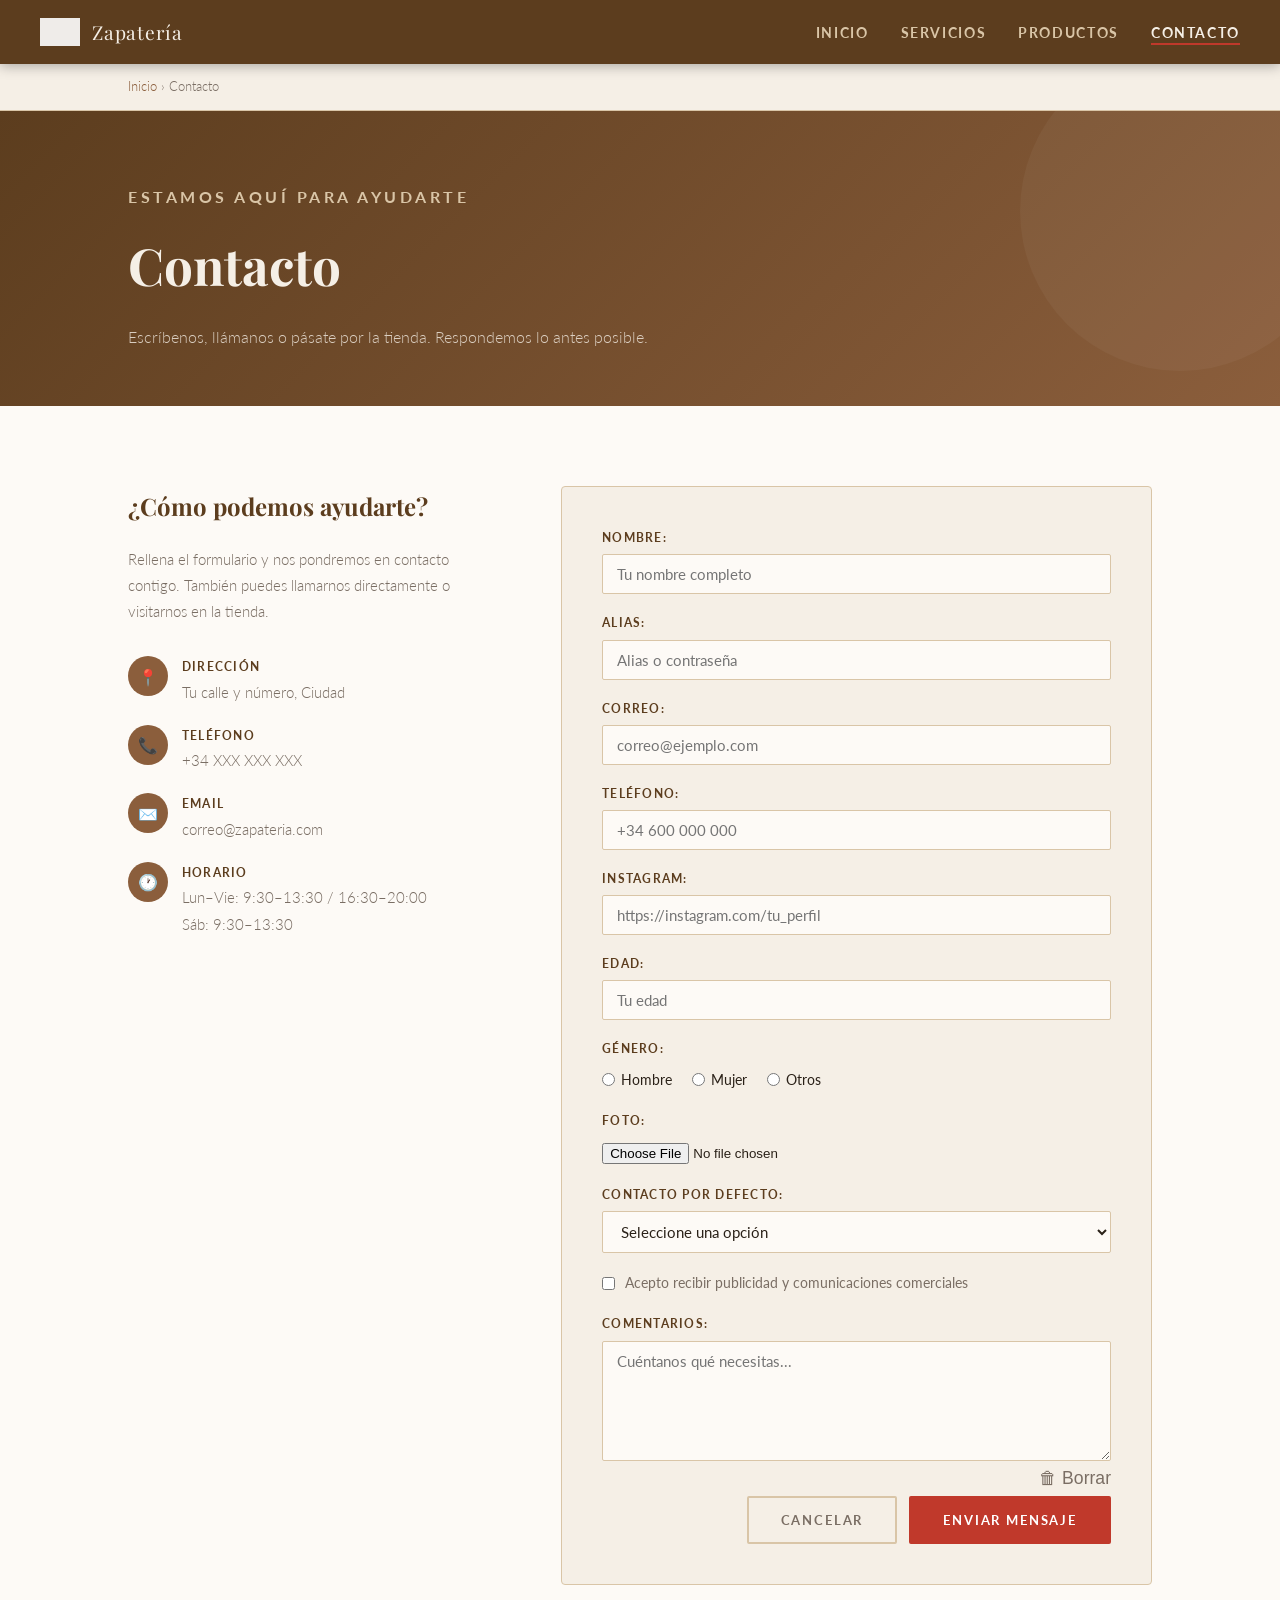
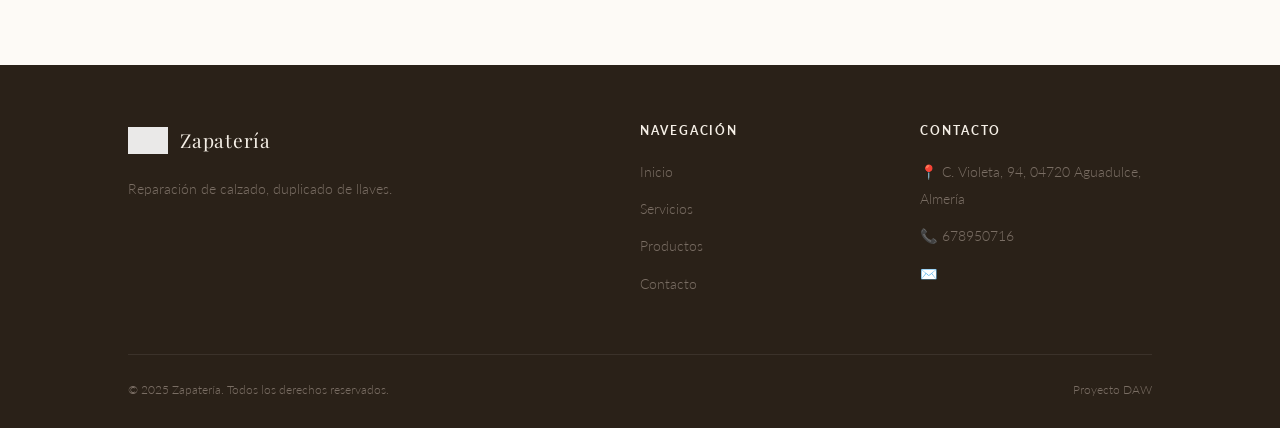
<file: proyecto-zapateria/contacto.html>
<!DOCTYPE html>
<html lang="es">
<head>
  <meta charset="UTF-8">
  <meta name="viewport" content="width=device-width, initial-scale=1.0">
  <title>Zapatería — Contacto</title>
  <link rel="stylesheet" href="style.css">
</head>
<body>

<nav>
  <div class="nav-logo">
    <img src="img/logo.png" alt="Logo">
    <span>Zapatería</span>
  </div>
  <ul class="nav-links">
    <li><a href="index.html">Inicio</a></li>
    <li><a href="servicios.html">Servicios</a></li>
    <li><a href="productos.html">Productos</a></li>
    <li><a href="contacto.html" class="active">Contacto</a></li>
  </ul>
</nav>

<div class="breadcrumb">
  <a href="index.html">Inicio</a> &rsaquo; Contacto
</div>

<div class="page-header">
  <p class="section-label">Estamos aquí para ayudarte</p>
  <h1>Contacto</h1>
  <p>Escríbenos, llámanos o pásate por la tienda. Respondemos lo antes posible.</p>
</div>

<section>
  <div class="contact-grid">

    <!-- INFO -->
    <div class="contact-info">
      <h3>¿Cómo podemos ayudarte?</h3>
      <p>Rellena el formulario y nos pondremos en contacto contigo. También puedes llamarnos directamente o visitarnos en la tienda.</p>

      <div class="info-item">
        <div class="info-icon">📍</div>
        <div>
          <strong>Dirección</strong>
          <span>Tu calle y número, Ciudad</span>
        </div>
      </div>
      <div class="info-item">
        <div class="info-icon">📞</div>
        <div>
          <strong>Teléfono</strong>
          <span>+34 XXX XXX XXX</span>
        </div>
      </div>
      <div class="info-item">
        <div class="info-icon">✉️</div>
        <div>
          <strong>Email</strong>
          <span>correo@zapateria.com</span>
        </div>
      </div>
      <div class="info-item">
        <div class="info-icon">🕐</div>
        <div>
          <strong>Horario</strong>
          <span>Lun–Vie: 9:30–13:30 / 16:30–20:00<br>Sáb: 9:30–13:30</span>
        </div>
      </div>
    </div>

  
    <div class="form-card">
      <form id="form">

        <label>Nombre:</label>
        <input type="text" maxlength="50" required placeholder="Tu nombre completo">

        <label>Alias:</label>
        <input type="password" placeholder="Alias o contraseña">

        <label>Correo:</label>
        <input type="email" id="correo" placeholder="correo@ejemplo.com">

        <label>Teléfono:</label>
        <input type="tel" id="telefono" placeholder="+34 600 000 000">

        <label>Instagram:</label>
        <input type="url" id="instagram" placeholder="https://instagram.com/tu_perfil">

        <label>Edad:</label>
        <input type="number" min="0" max="110" required placeholder="Tu edad">

        <label>Género:</label>
        <div class="radio-group">
          <label><input type="radio" name="genero" value="Hombre" required> Hombre</label>
          <label><input type="radio" name="genero" value="Mujer"> Mujer</label>
          <label><input type="radio" name="genero" value="Otros"> Otros</label>
        </div>

        <label style="margin-top:18px;">Foto:</label>
        <input type="file" style="margin-top:6px;">

        <label>Contacto por defecto:</label>
        <select id="contacto" required>
          <option value="">Seleccione una opción</option>
        </select>

        <div class="checkbox-row">
          <input type="checkbox" required id="publi">
          <label for="publi" style="margin:0; text-transform:none; letter-spacing:0; font-weight:400; font-size:0.9rem; color:var(--gris);">Acepto recibir publicidad y comunicaciones comerciales</label>
        </div>

        <label>Comentarios:</label>
        <textarea id="comentarios" maxlength="1000" placeholder="Cuéntanos qué necesitas..."></textarea>
        <button type="button" class="trash-btn" onclick="borrar()" title="Borrar comentarios">🗑 Borrar</button>

        <input type="hidden" id="hora">

        <div class="form-btns">
          <input type="reset" value="Cancelar" class="btn btn-outline" style="color:var(--gris); border-color:var(--arena); cursor:pointer;">
          <input type="submit" value="Enviar mensaje" class="btn btn-primary" style="cursor:pointer;">
        </div>

      </form>
    </div>

  </div>
</section>

<!-- FOOTER -->
<footer>
  <div class="footer-grid">
    <div class="footer-brand">
      <div class="nav-logo">
        <img src="img/logo.png" alt="Logo">
        <span>Zapatería</span>
      </div>
      <p>Reparación de calzado, duplicado de llaves.</p>
    </div>
    <div>
      <h4>Navegación</h4>
      <ul>
        <li><a href="index.html">Inicio</a></li>
        <li><a href="servicios.html">Servicios</a></li>
        <li><a href="productos.html">Productos</a></li>
        <li><a href="contacto.html">Contacto</a></li>
      </ul>
    </div>
    <div>
      <h4>Contacto</h4>
      <ul>
        <li><a href="#">📍 C. Violeta, 94, 04720 Aguadulce, Almería</a></li>
        <li><a href="#">📞 678950716</a></li>
        <li><a href="#">✉️ </a></li>
      </ul>
    </div>
  </div>
  <div class="footer-bottom">
    <span>© 2025 Zapatería. Todos los derechos reservados.</span>
    <span>Proyecto DAW</span>
  </div>
</footer>

<script src="script.js"></script>
</body>
</html>
</file>
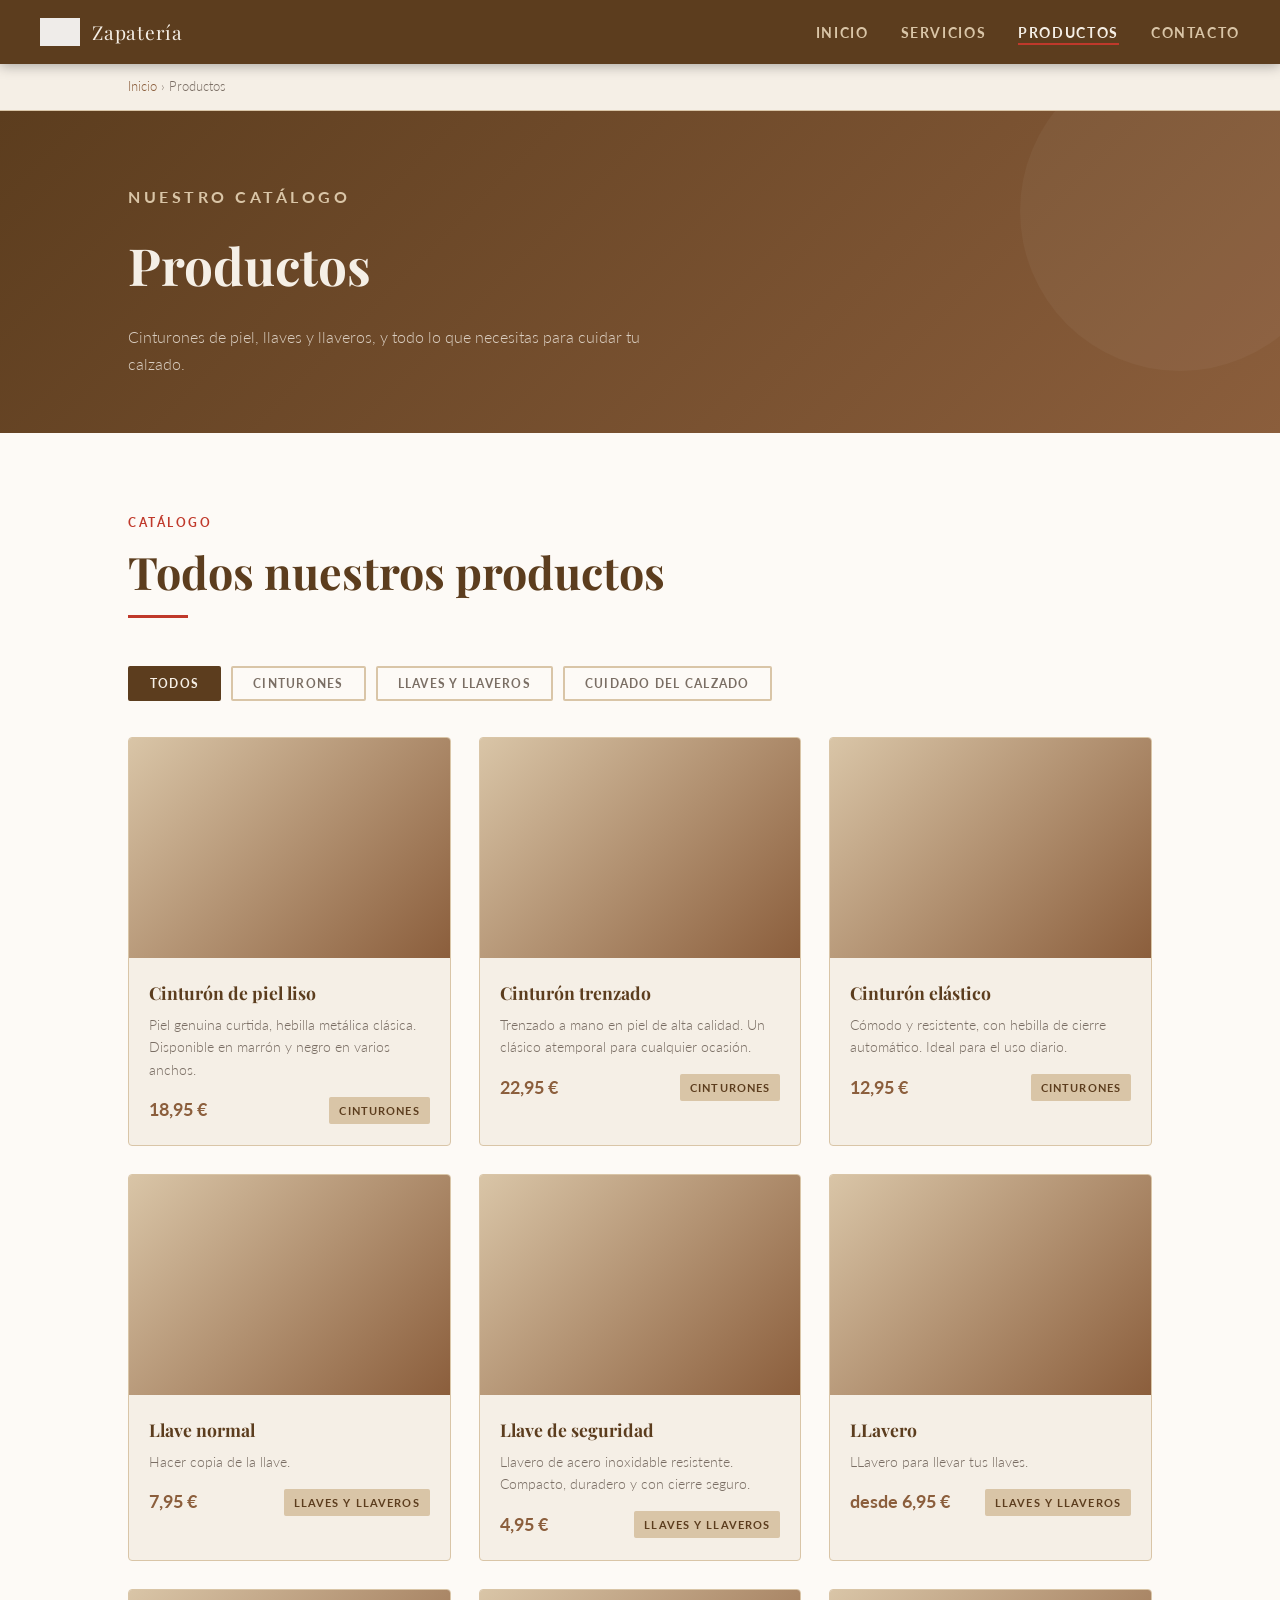
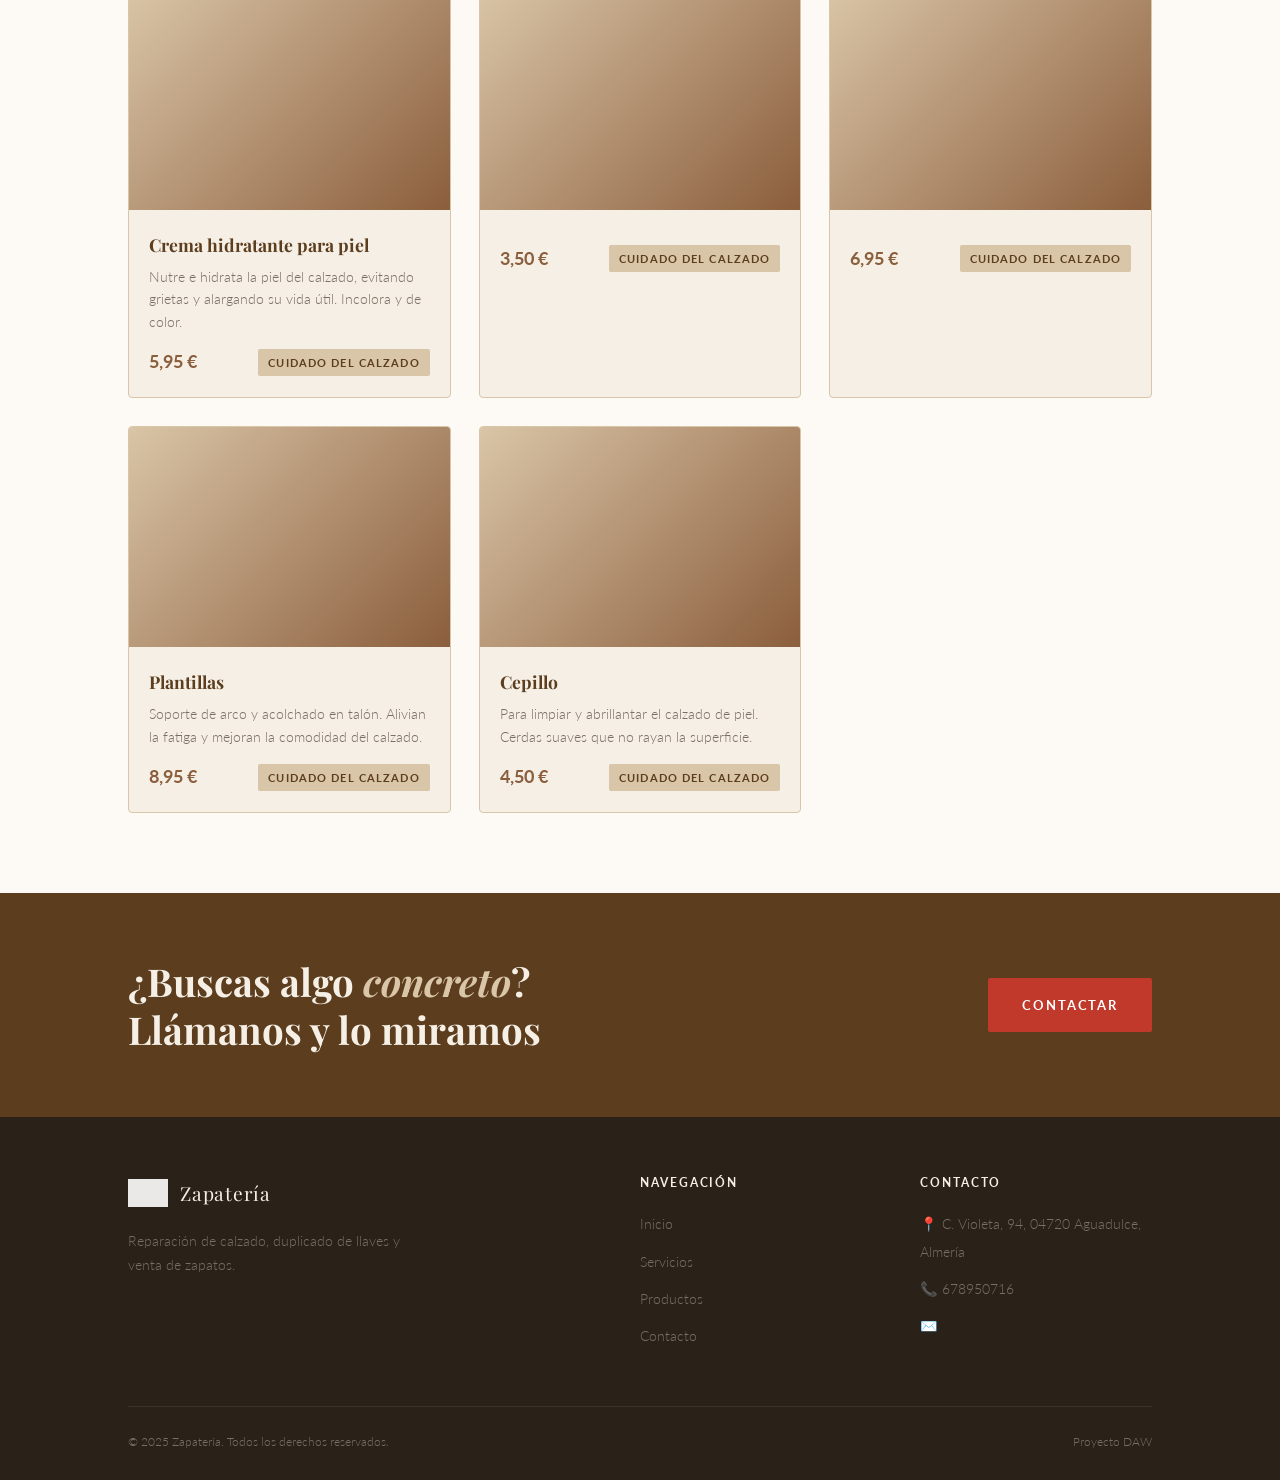
<file: proyecto-zapateria/productos.html>
<!DOCTYPE html>
<html lang="es">
<head>
  <meta charset="UTF-8">
  <meta name="viewport" content="width=device-width, initial-scale=1.0">
  <title>Zapatería — Productos</title>
  <link rel="stylesheet" href="style.css">
  <style>
    .filter-bar {
      display: flex; gap: 10px; flex-wrap: wrap; margin-bottom: 36px;
    }
    .filter-btn {
      padding: 8px 20px;
      border: 2px solid var(--arena);
      background: none;
      border-radius: 2px;
      font-family: 'Lato', sans-serif;
      font-size: 0.78rem;
      font-weight: 700;
      letter-spacing: 0.1em;
      text-transform: uppercase;
      color: var(--gris);
      cursor: pointer;
      transition: all 0.2s;
    }
    .filter-btn:hover, .filter-btn.active {
      background: var(--cuero-osc);
      border-color: var(--cuero-osc);
      color: var(--crema);
    }
    .product-card {
      background: var(--crema);
      border: 1px solid var(--arena);
      border-radius: 4px;
      overflow: hidden;
      transition: transform 0.25s, box-shadow 0.25s;
    }
    .product-card:hover {
      transform: translateY(-6px);
      box-shadow: 0 16px 40px rgba(92,61,30,0.15);
    }
    .product-card .card-img-placeholder {
      height: 220px; font-size: 3.5rem;
    }
    .product-card .card-body { padding: 20px; }
    .product-card h3 {
      font-family: 'Playfair Display', serif;
      font-size: 1.1rem; color: var(--cuero-osc); margin-bottom: 6px;
    }
    .product-card p { font-size: 0.88rem; color: var(--gris); }
    .product-meta {
      display: flex; justify-content: space-between; align-items: center; margin-top: 14px;
    }
    .product-price {
      font-weight: 700; font-size: 1.1rem; color: var(--cuero);
    }
    .product-tag {
      font-size: 0.7rem; font-weight: 700; letter-spacing: 0.1em;
      text-transform: uppercase; padding: 4px 10px;
      background: var(--arena); color: var(--cuero-osc); border-radius: 2px;
    }
    .hidden { display: none; }
  </style>
</head>
<body>

<!--nav -->
<nav>
  <div class="nav-logo">
    <img src="img/logo.png" alt="Logo">
    <span>Zapatería</span>
  </div>
  <ul class="nav-links">
    <li><a href="index.html">Inicio</a></li>
    <li><a href="servicios.html">Servicios</a></li>
    <li><a href="productos.html" class="active">Productos</a></li>
    <li><a href="contacto.html">Contacto</a></li>
  </ul>
</nav>

<div class="breadcrumb">
  <a href="index.html">Inicio</a> &rsaquo; Productos
</div>

<!--header pagina -->
<div class="page-header">
  <p class="section-label">Nuestro catálogo</p>
  <h1>Productos</h1>
  <p>Cinturones de piel, llaves y llaveros, y todo lo que necesitas para cuidar tu calzado.</p>
</div>

<!--productos -->
<section>
  <p class="section-label">Catálogo</p>
  <h2 class="section-title">Todos nuestros productos</h2>
  <div class="divider"></div>

  <!--filtros -->
  <div class="filter-bar">
    <button class="filter-btn active" onclick="filtrar('todos', this)">Todos</button>
    <button class="filter-btn" onclick="filtrar('cinturones', this)">Cinturones</button>
    <button class="filter-btn" onclick="filtrar('llaves', this)">Llaves y llaveros</button>
    <button class="filter-btn" onclick="filtrar('tratamiento', this)">Cuidado del calzado</button>
  </div>

  <!-- GRID -->
  <div class="cards-grid" id="productos-grid">

    <!-- CINTURONES -->
    <div class="product-card" data-cat="cinturones">
      <div class="card-img-placeholder"></div>
      <div class="card-body">
        <h3>Cinturón de piel liso</h3>
        <p>Piel genuina curtida, hebilla metálica clásica. Disponible en marrón y negro en varios anchos.</p>
        <div class="product-meta">
          <span class="product-price">18,95 €</span>
          <span class="product-tag">Cinturones</span>
        </div>
      </div>
    </div>

    <div class="product-card" data-cat="cinturones">
      <div class="card-img-placeholder"></div>
      <div class="card-body">
        <h3>Cinturón trenzado</h3>
        <p>Trenzado a mano en piel de alta calidad. Un clásico atemporal para cualquier ocasión.</p>
        <div class="product-meta">
          <span class="product-price">22,95 €</span>
          <span class="product-tag">Cinturones</span>
        </div>
      </div>
    </div>

    <div class="product-card" data-cat="cinturones">
      <div class="card-img-placeholder"></div>
      <div class="card-body">
        <h3>Cinturón elástico</h3>
        <p>Cómodo y resistente, con hebilla de cierre automático. Ideal para el uso diario.</p>
        <div class="product-meta">
          <span class="product-price">12,95 €</span>
          <span class="product-tag">Cinturones</span>
        </div>
      </div>
    </div>

    <!-- llaves -->
    <div class="product-card" data-cat="llaves">
      <div class="card-img-placeholder"></div>
      <div class="card-body">
        <h3>Llave normal</h3>
        <p>Hacer copia de la llave.</p>
        <div class="product-meta">
          <span class="product-price">7,95 €</span>
          <span class="product-tag">Llaves y llaveros</span>
        </div>
      </div>
    </div>

    <div class="product-card" data-cat="llaves">
      <div class="card-img-placeholder"></div>
      <div class="card-body">
        <h3>Llave de seguridad</h3>
        <p>Llavero de acero inoxidable resistente. Compacto, duradero y con cierre seguro.</p>
        <div class="product-meta">
          <span class="product-price">4,95 €</span>
          <span class="product-tag">Llaves y llaveros</span>
        </div>
      </div>
    </div>

    <div class="product-card" data-cat="llaves">
      <div class="card-img-placeholder"></div>
      <div class="card-body">
        <h3>LLavero</h3>
        <p>LLavero para llevar tus llaves.</p>
        <div class="product-meta">
          <span class="product-price">desde 6,95 €</span>
          <span class="product-tag">Llaves y llaveros</span>
        </div>
      </div>
    </div>

    <!-- cuidado del calzado -->
    <div class="product-card" data-cat="tratamiento">
      <div class="card-img-placeholder"></div>
      <div class="card-body">
        <h3>Crema hidratante para piel</h3>
        <p>Nutre e hidrata la piel del calzado, evitando grietas y alargando su vida útil. Incolora y de color.</p>
        <div class="product-meta">
          <span class="product-price">5,95 €</span>
          <span class="product-tag">Cuidado del calzado</span>
        </div>
      </div>
    </div>

    <div class="product-card" data-cat="tratamiento">
      <div class="card-img-placeholder"></div>
      <div class="card-body">
        <h3></h3>
        <p></p>
        <div class="product-meta">
          <span class="product-price">3,50 €</span>
          <span class="product-tag">Cuidado del calzado</span>
        </div>
      </div>
    </div>

    <div class="product-card" data-cat="tratamiento">
      <div class="card-img-placeholder"></div>
      <div class="card-body">
        <h3></h3>
        <p></p>
        <div class="product-meta">
          <span class="product-price">6,95 €</span>
          <span class="product-tag">Cuidado del calzado</span>
        </div>
      </div>
    </div>

    <div class="product-card" data-cat="tratamiento">
      <div class="card-img-placeholder"></div>
      <div class="card-body">
        <h3>Plantillas </h3>
        <p>Soporte de arco y acolchado en talón. Alivian la fatiga y mejoran la comodidad del calzado.</p>
        <div class="product-meta">
          <span class="product-price">8,95 €</span>
          <span class="product-tag">Cuidado del calzado</span>
        </div>
      </div>
    </div>

    <div class="product-card" data-cat="tratamiento">
      <div class="card-img-placeholder"></div>
      <div class="card-body">
        <h3>Cepillo</h3>
        <p>Para limpiar y abrillantar el calzado de piel. Cerdas suaves que no rayan la superficie.</p>
        <div class="product-meta">
          <span class="product-price">4,50 €</span>
          <span class="product-tag">Cuidado del calzado</span>
        </div>
      </div>
    </div>

  </div>
</section>

<div class="strip">
  <h2>¿Buscas algo <em>concreto</em>?<br>Llámanos y lo miramos</h2>
  <a href="contacto.html" class="btn btn-primary">Contactar</a>
</div>

<!-- footer -->
<footer>
  <div class="footer-grid">
    <div class="footer-brand">
      <div class="nav-logo">
        <img src="img/logo.png" alt="Logo">
        <span>Zapatería</span>
      </div>
      <p>Reparación de calzado, duplicado de llaves y venta de zapatos.</p>
    </div>
    <div>
      <h4>Navegación</h4>
      <ul>
        <li><a href="index.html">Inicio</a></li>
        <li><a href="servicios.html">Servicios</a></li>
        <li><a href="productos.html">Productos</a></li>
        <li><a href="contacto.html">Contacto</a></li>
      </ul>
    </div>
    <div>
      <h4>Contacto</h4>
      <ul>
        <li><a href="#">📍 C. Violeta, 94, 04720 Aguadulce, Almería</a></li>
        <li><a href="#">📞 678950716</a></li>
        <li><a href="#">✉️ </a></li>
      </ul>
    </div>
  </div>
  <div class="footer-bottom">
    <span>© 2025 Zapatería. Todos los derechos reservados.</span>
    <span>Proyecto DAW</span>
  </div>
</footer>

<script>
function filtrar(cat, btn) {
  document.querySelectorAll('.filter-btn').forEach(b => b.classList.remove('active'));
  btn.classList.add('active');
  document.querySelectorAll('.product-card').forEach(card => {
    if (cat === 'todos' || card.dataset.cat === cat) {
      card.classList.remove('hidden');
    } else {
      card.classList.add('hidden');
    }
  });
}
</script>
</body>
</html>
</file>
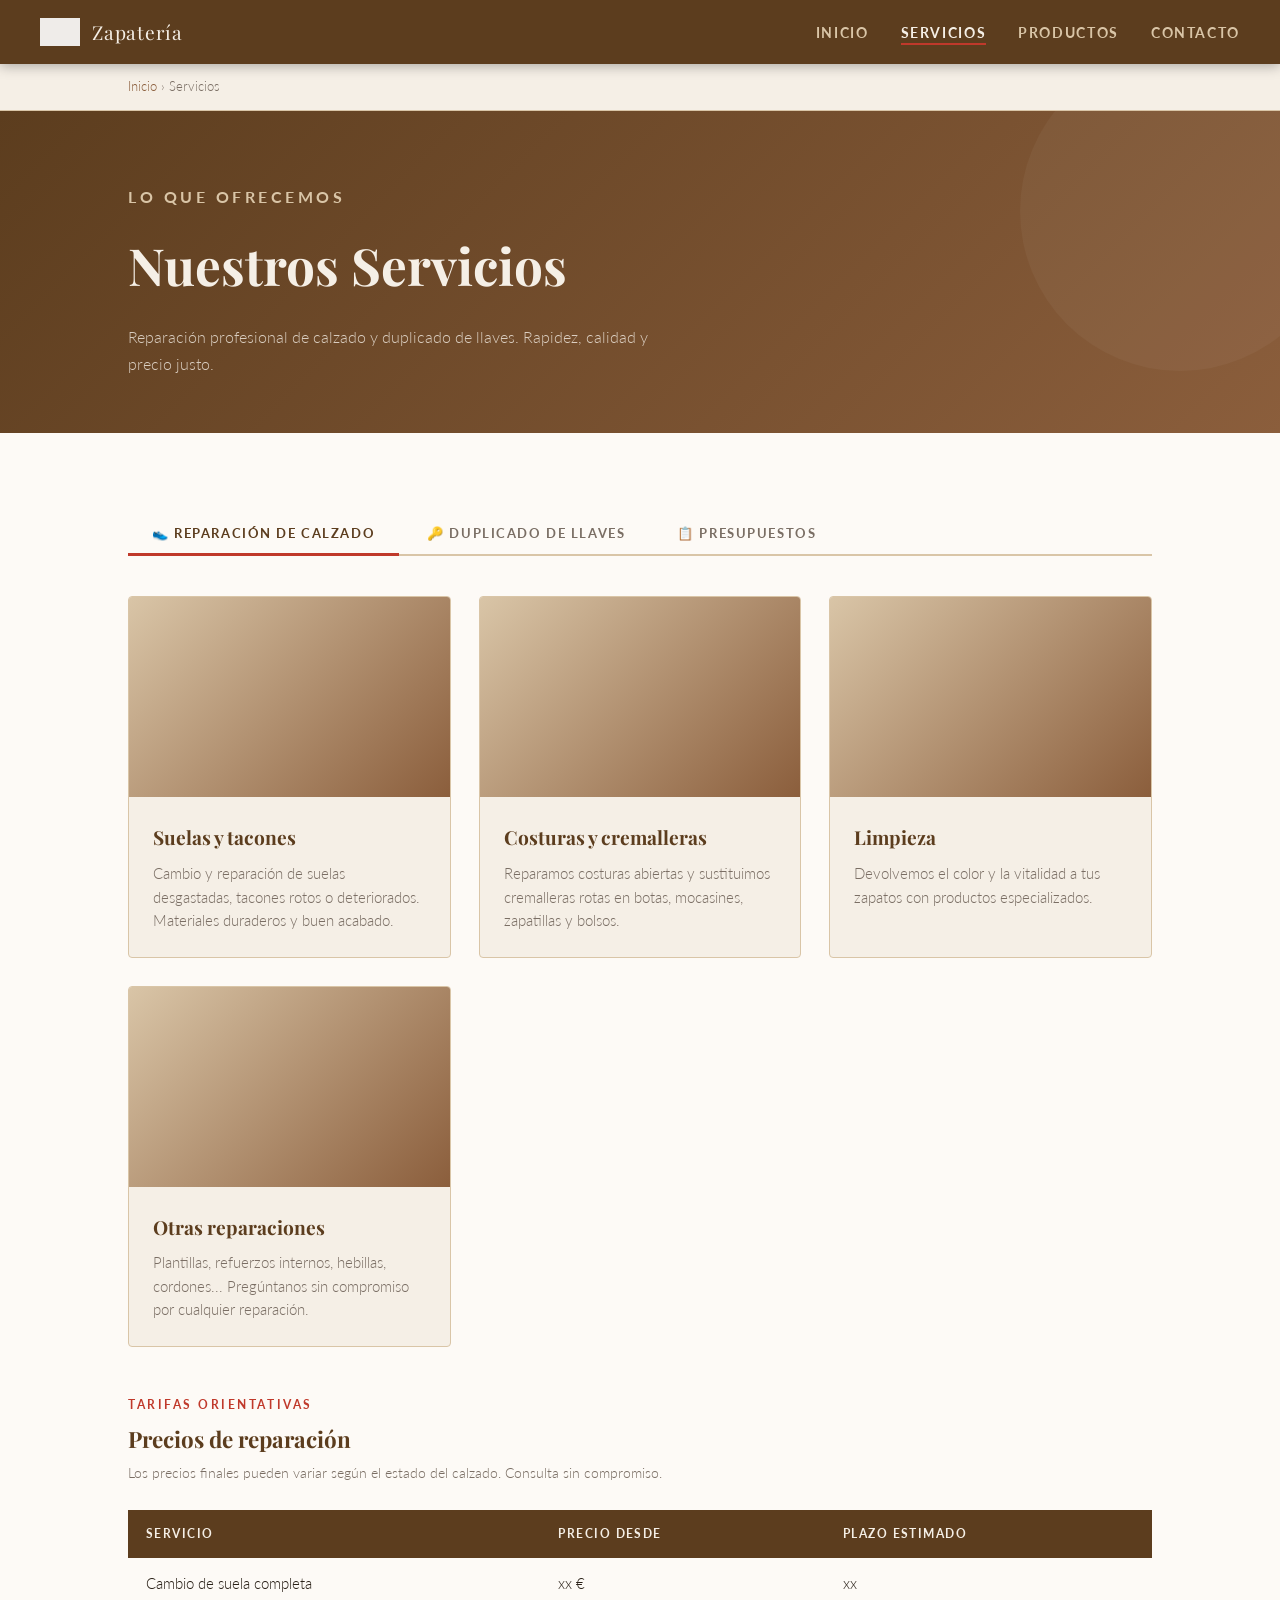
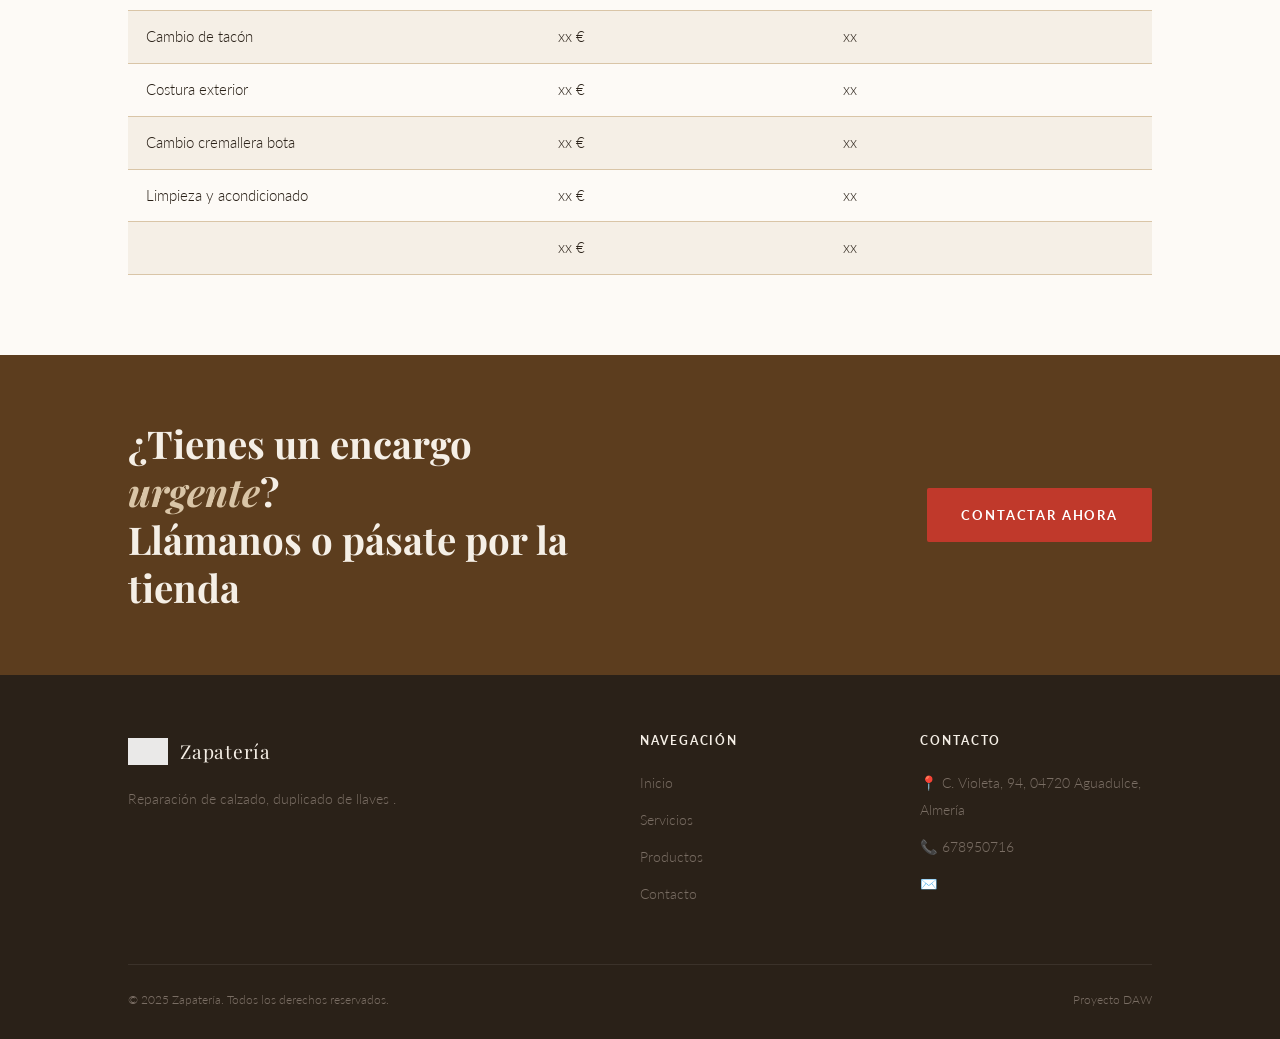
<file: proyecto-zapateria/servicios.html>
<!DOCTYPE html>
<html lang="es">
<head>
  <meta charset="UTF-8">
  <meta name="viewport" content="width=device-width, initial-scale=1.0">
  <title>Zapatería — Servicios</title>
  <link rel="stylesheet" href="style.css">
</head>
<body>

<nav>
  <div class="nav-logo">
    <img src="img/logo.png" alt="Logo">
    <span>Zapatería</span>
  </div>
  <ul class="nav-links">
    <li><a href="index.html">Inicio</a></li>
    <li><a href="servicios.html" class="active">Servicios</a></li>
    <li><a href="productos.html">Productos</a></li>
    <li><a href="contacto.html">Contacto</a></li>
  </ul>
</nav>


<div class="breadcrumb">
  <a href="index.html">Inicio</a> &rsaquo; Servicios
</div>

<!--header de la pagina -->
<div class="page-header">
  <p class="section-label">Lo que ofrecemos</p>
  <h1>Nuestros Servicios</h1>
  <p>Reparación profesional de calzado y duplicado de llaves. Rapidez, calidad y precio justo.</p>
</div>

<!-- contenido -->
<section>
  <div class="tabs">
    <button class="tab-btn active" onclick="showTab('reparacion', this)">👟 Reparación de Calzado</button>
    <button class="tab-btn" onclick="showTab('llaves', this)">🔑 Duplicado de Llaves</button>
    <button class="tab-btn" onclick="showTab('presupuesto', this)">📋 Presupuestos</button>
  </div>

  <!-- reparación -->
  <div id="reparacion" class="tab-panel active">
    <div class="cards-grid" style="margin-bottom:48px;">
      <div class="card">
        <div class="card-img-placeholder"></div>
        <div class="card-body">
          <h3>Suelas y tacones</h3>
          <p>Cambio y reparación de suelas desgastadas, tacones rotos o deteriorados. Materiales duraderos y buen acabado.</p>
        </div>
      </div>
      <div class="card">
        <div class="card-img-placeholder"></div>
        <div class="card-body">
          <h3>Costuras y cremalleras</h3>
          <p>Reparamos costuras abiertas y sustituimos cremalleras rotas en botas, mocasines, zapatillas y bolsos.</p>
        </div>
      </div>
      <div class="card">
        <div class="card-img-placeholder"></div>
        <div class="card-body">
          <h3>Limpieza </h3>
          <p>Devolvemos el color y la vitalidad a tus zapatos con productos especializados.</p>
        </div>
      </div>
      <div class="card">
        <div class="card-img-placeholder"></div>
        <div class="card-body">
          <h3>Otras reparaciones</h3>
          <p>Plantillas, refuerzos internos, hebillas, cordones... Pregúntanos sin compromiso por cualquier reparación.</p>
        </div>
      </div>
    </div>

    <p class="section-label">Tarifas orientativas</p>
    <h3 class="section-title" style="font-size:1.4rem; margin-bottom:8px;">Precios de reparación</h3>
    <p style="color:var(--gris); font-size:0.9rem; margin-bottom:0;">Los precios finales pueden variar según el estado del calzado. Consulta sin compromiso.</p>
    <table class="price-table">
      <thead>
        <tr>
          <th>Servicio</th>
          <th>Precio desde</th>
          <th>Plazo estimado</th>
        </tr>
      </thead>
      <tbody>
        <tr><td>Cambio de suela completa</td><td>xx €</td><td>xx </td></tr>
        <tr><td>Cambio de tacón</td><td>xx  €</td><td>xx </td></tr>
        <tr><td>Costura exterior</td><td>xx  €</td><td>xx </td></tr>
        <tr><td>Cambio cremallera bota</td><td>xx  €</td><td>xx </td></tr>
        <tr><td>Limpieza y acondicionado</td><td>xx  €</td><td>xx </td></tr>
        <tr><td></td><td>xx  €</td><td>xx </td></tr>
      </tbody>
    </table>
  </div>

  <!--llaves -->
  <div id="llaves" class="tab-panel">
    <div class="cards-grid" style="margin-bottom:48px;">
      <div class="card">
        <div class="card-img-placeholder"></div>
        <div class="card-body">
          <h3>Llaves estándar</h3>
          <p>Copia de llaves de casa, oficina. Servicio en el momento con amplia variedad de carcasas.</p>
        </div>
      </div>
      <div class="card">
        <div class="card-img-placeholder"></div>
        <div class="card-body">
          <h3>Llaves de coche</h3>
          <p>Duplicado de llaves de vehículos con y sin mando a distancia. Consulta disponibilidad según modelo.</p>
        </div>
      </div>
      <div class="card">
        <div class="card-img-placeholder"></div>
        <div class="card-body">
          <h3>Llaves de seguridad</h3>
          <p>Copia de llaves de alta seguridad. Servicio rápido y con garantía.</p>
        </div>
      </div>
    </div>

    <p class="section-label">Tarifas orientativas</p>
    <h3 class="section-title" style="font-size:1.4rem; margin-bottom:8px;">Precios de llaves</h3>
    <table class="price-table">
      <thead>
        <tr>
          <th>Tipo de llave</th>
          <th>Precio desde</th>
          <th>Plazo</th>
        </tr>
      </thead>
      <tbody>
        <tr><td>Llave estándar</td><td>xx  €</td><td>En el momento</td></tr>
        <tr><td>Llave de coche básica</td><td>xx  €</td><td>En el momento</td></tr>
        <tr><td>Llave de seguridad</td><td>xx  €</td><td>Consultar</td></tr>
      </tbody>
    </table>
  </div>

  <!-- presupuesto -->
  <div id="presupuesto" class="tab-panel">
    <div style="max-width:600px;">
      <p class="section-label">Sin compromiso</p>
      <h2 class="section-title">Solicita un presupuesto</h2>
      <div class="divider"></div>
      <p style="color:var(--gris); margin-bottom:32px;">¿No encuentras tu servicio en la lista? ¿Tienes una reparación especial? Cuéntanos qué necesitas y te damos precio sin compromiso.</p>
      <a href="contacto.html" class="btn btn-primary">Ir al formulario de contacto</a>
    </div>
  </div>
</section>

<div class="strip">
  <h2>¿Tienes un encargo <em>urgente</em>?<br>Llámanos o pásate por la tienda</h2>
  <a href="contacto.html" class="btn btn-primary">Contactar ahora</a>
</div>

<!-- footer-->
<footer>
  <div class="footer-grid">
    <div class="footer-brand">
      <div class="nav-logo">
        <img src="img/logo.png" alt="Logo">
        <span>Zapatería</span>
      </div>
      <p>Reparación de calzado, duplicado de llaves .</p>
    </div>
    <div>
      <h4>Navegación</h4>
      <ul>
        <li><a href="index.html">Inicio</a></li>
        <li><a href="servicios.html">Servicios</a></li>
        <li><a href="productos.html">Productos</a></li>
        <li><a href="contacto.html">Contacto</a></li>
      </ul>
    </div>
    <div>
      <h4>Contacto</h4>
      <ul>
        <li><a href="#">📍 C. Violeta, 94, 04720 Aguadulce, Almería</a></li>
        <li><a href="#">📞 678950716</a></li>
        <li><a href="#">✉️ </a></li>
      </ul>
    </div>
  </div>
  <div class="footer-bottom">
    <span>© 2025 Zapatería. Todos los derechos reservados.</span>
    <span>Proyecto DAW</span>
  </div>
</footer>

<script>
function showTab(id, btn) {
  document.querySelectorAll('.tab-panel').forEach(p => p.classList.remove('active'));
  document.querySelectorAll('.tab-btn').forEach(b => b.classList.remove('active'));
  document.getElementById(id).classList.add('active');
  btn.classList.add('active');
}
</script>
</body>
</html>
</file>
<file: proyecto-zapateria/style.css>
@import url('https://fonts.googleapis.com/css2?family=Playfair+Display:ital,wght@0,400;0,700;1,400&family=Lato:wght@300;400;700&display=swap');

/* variables de colores */
:root {
  --cuero:     #8B5E3C;
  --cuero-osc: #5C3D1E;
  --crema:     #F5EFE6;
  --arena:     #D9C5A7;
  --carbon:    #2A2118;
  --gris:      #7A6E64;
  --blanco:    #FDFAF6;
  --acento:    #C0392B;
}

/* resetear */
*, *::before, *::after { box-sizing: border-box; margin: 0; padding: 0; }

html { scroll-behavior: smooth; }

body {
  font-family: 'Lato', sans-serif;
  background-color: var(--blanco);
  color: var(--carbon);
  font-weight: 300;
  line-height: 1.7;
}

a { color: inherit; text-decoration: none; }
img { max-width: 100%; display: block; }

/* navbar */
nav {
  position: sticky;
  top: 0;
  z-index: 100;
  background: var(--cuero-osc);
  display: flex;
  align-items: center;
  justify-content: space-between;
  padding: 0 40px;
  height: 64px;
  box-shadow: 0 2px 12px rgba(0,0,0,0.3);
}

.nav-logo {
  display: flex;
  align-items: center;
  gap: 12px;
}

.nav-logo img {
  height: 40px;
  width: 40px;
  object-fit: contain;
  filter: brightness(0) invert(1);
  opacity: 0.9;
}

.nav-logo span {
  font-family: 'Playfair Display', serif;
  font-size: 1.2rem;
  color: var(--crema);
  letter-spacing: 0.04em;
}

.nav-links {
  display: flex;
  gap: 32px;
  list-style: none;
}

.nav-links a {
  color: var(--arena);
  font-size: 0.85rem;
  font-weight: 700;
  letter-spacing: 0.12em;
  text-transform: uppercase;
  transition: color 0.2s;
  position: relative;
  padding-bottom: 4px;
}

.nav-links a::after {
  content: '';
  position: absolute;
  bottom: 0; left: 0;
  width: 0; height: 2px;
  background: var(--acento);
  transition: width 0.25s ease;
}

.nav-links a:hover { color: var(--crema); }
.nav-links a:hover::after, .nav-links a.active::after { width: 100%; }
.nav-links a.active { color: var(--crema); }

/* clase hero */
.hero {
  min-height: 88vh;
  display: flex;
  flex-direction: column;
  justify-content: center;
  align-items: flex-start;
  padding: 80px 10vw;
  background:
    linear-gradient(135deg, rgba(44,26,10,0.82) 0%, rgba(139,94,60,0.55) 100%),
    url('') center/cover no-repeat;
  position: relative;
  overflow: hidden;
}

.hero::before {
  content: '';
  position: absolute;
  inset: 0;
  background: repeating-linear-gradient(
    45deg,
    transparent,
    transparent 40px,
    rgba(255,255,255,0.015) 40px,
    rgba(255,255,255,0.015) 41px
  );
}

.hero-tag {
  font-size: 0.75rem;
  font-weight: 700;
  letter-spacing: 0.2em;
  text-transform: uppercase;
  color: var(--arena);
  margin-bottom: 20px;
  opacity: 0;
  animation: fadeUp 0.6s 0.2s forwards;
}

.hero h1 {
  font-family: 'Playfair Display', serif;
  font-size: clamp(2.8rem, 6vw, 5rem);
  color: var(--crema);
  line-height: 1.1;
  max-width: 660px;
  margin-bottom: 24px;
  opacity: 0;
  animation: fadeUp 0.7s 0.35s forwards;
}

.hero h1 em {
  font-style: italic;
  color: var(--arena);
}

.hero p {
  font-size: 1.1rem;
  color: rgba(245,239,230,0.85);
  max-width: 480px;
  margin-bottom: 40px;
  opacity: 0;
  animation: fadeUp 0.7s 0.5s forwards;
}

.hero-btns {
  display: flex;
  gap: 16px;
  flex-wrap: wrap;
  opacity: 0;
  animation: fadeUp 0.7s 0.65s forwards;
}

@keyframes fadeUp {
  from { opacity: 0; transform: translateY(24px); }
  to   { opacity: 1; transform: translateY(0); }
}

/* botone*/
.btn {
  display: inline-block;
  padding: 14px 32px;
  font-family: 'Lato', sans-serif;
  font-size: 0.82rem;
  font-weight: 700;
  letter-spacing: 0.14em;
  text-transform: uppercase;
  border-radius: 2px;
  cursor: pointer;
  transition: all 0.22s ease;
  border: 2px solid transparent;
}

.btn-primary {
  background: var(--acento);
  color: #fff;
  border-color: var(--acento);
}
.btn-primary:hover {
  background: transparent;
  color: var(--acento);
}

.btn-outline {
  background: transparent;
  color: var(--crema);
  border-color: var(--arena);
}
.btn-outline:hover {
  background: var(--crema);
  color: var(--cuero-osc);
  border-color: var(--crema);
}

.btn-dark {
  background: var(--cuero-osc);
  color: var(--crema);
  border-color: var(--cuero-osc);
}
.btn-dark:hover {
  background: transparent;
  color: var(--cuero-osc);
}

/* seccion base */
section { padding: 80px 10vw; }

.section-label {
  font-size: 0.72rem;
  font-weight: 700;
  letter-spacing: 0.22em;
  text-transform: uppercase;
  color: var(--acento);
  margin-bottom: 12px;
}

.section-title {
  font-family: 'Playfair Display', serif;
  font-size: clamp(1.8rem, 3.5vw, 2.8rem);
  line-height: 1.2;
  color: var(--cuero-osc);
  margin-bottom: 16px;
}

.section-sub {
  font-size: 1rem;
  color: var(--gris);
  max-width: 520px;
  margin-bottom: 52px;
}

/* cards */
.cards-grid {
  display: grid;
  grid-template-columns: repeat(auto-fit, minmax(260px, 1fr));
  gap: 28px;
}

.card {
  background: var(--crema);
  border-radius: 4px;
  overflow: hidden;
  transition: transform 0.25s, box-shadow 0.25s;
  border: 1px solid var(--arena);
}

.card:hover {
  transform: translateY(-6px);
  box-shadow: 0 16px 40px rgba(92,61,30,0.15);
}

.card-img {
  width: 100%;
  height: 200px;
  object-fit: cover;
}

.card-img-placeholder {
  width: 100%;
  height: 200px;
  background: linear-gradient(135deg, var(--arena), var(--cuero));
  display: flex;
  align-items: center;
  justify-content: center;
  font-size: 3rem;
}

.card-body { padding: 24px; }

.card-body h3 {
  font-family: 'Playfair Display', serif;
  font-size: 1.2rem;
  color: var(--cuero-osc);
  margin-bottom: 8px;
}

.card-body p {
  font-size: 0.92rem;
  color: var(--gris);
  line-height: 1.6;
}

.card-price {
  display: inline-block;
  margin-top: 14px;
  font-weight: 700;
  font-size: 1.05rem;
  color: var(--cuero);
}

/* dividor*/
.divider {
  width: 60px;
  height: 3px;
  background: var(--acento);
  margin: 16px 0 48px 0;
}

/* banner */
.strip {
  background: var(--cuero-osc);
  color: var(--crema);
  padding: 64px 10vw;
  display: flex;
  align-items: center;
  justify-content: space-between;
  gap: 32px;
  flex-wrap: wrap;
}

.strip h2 {
  font-family: 'Playfair Display', serif;
  font-size: clamp(1.6rem, 3vw, 2.4rem);
  max-width: 480px;
  line-height: 1.25;
}

.strip h2 em { font-style: italic; color: var(--arena); }

/* sobre secciones */
.about-grid {
  display: grid;
  grid-template-columns: 1fr 1fr;
  gap: 64px;
  align-items: center;
}

.about-img-wrap {
  position: relative;
}

.about-img-wrap img {
  width: 100%;
  height: 460px;
  object-fit: cover;
  border-radius: 4px;
}

.about-img-wrap::after {
  content: '';
  position: absolute;
  bottom: -16px; right: -16px;
  width: 60%;
  height: 60%;
  border: 3px solid var(--arena);
  border-radius: 4px;
  z-index: -1;
}

.about-text .section-title { margin-bottom: 20px; }

.about-text p {
  color: var(--gris);
  margin-bottom: 16px;
}

.about-stats {
  display: flex;
  gap: 40px;
  margin-top: 36px;
  flex-wrap: wrap;
}

.stat strong {
  display: block;
  font-family: 'Playfair Display', serif;
  font-size: 2rem;
  color: var(--cuero);
}

.stat span {
  font-size: 0.82rem;
  font-weight: 700;
  letter-spacing: 0.1em;
  text-transform: uppercase;
  color: var(--gris);
}

/* headers */
.page-header {
  background: linear-gradient(135deg, var(--cuero-osc), var(--cuero));
  padding: 72px 10vw 56px;
  position: relative;
  overflow: hidden;
}

.page-header::before {
  content: '';
  position: absolute;
  top: -60px; right: -60px;
  width: 320px; height: 320px;
  border-radius: 50%;
  background: rgba(255,255,255,0.04);
}

.page-header .section-label { color: var(--arena); }

.page-header h1 {
  font-family: 'Playfair Display', serif;
  font-size: clamp(2rem, 4vw, 3.2rem);
  color: var(--crema);
  margin-bottom: 14px;
}

.page-header p {
  color: rgba(245,239,230,0.8);
  max-width: 520px;
  font-size: 1rem;
}

/* breadcrumb*/
.breadcrumb {
  background: var(--crema);
  padding: 12px 10vw;
  font-size: 0.8rem;
  color: var(--gris);
  border-bottom: 1px solid var(--arena);
}

.breadcrumb a { color: var(--cuero); }
.breadcrumb a:hover { text-decoration: underline; }

/* footer */
footer {
  background: var(--carbon);
  color: var(--arena);
  padding: 56px 10vw 28px;
}

.footer-grid {
  display: grid;
  grid-template-columns: 2fr 1fr 1fr;
  gap: 48px;
  margin-bottom: 48px;
}

.footer-brand .nav-logo { margin-bottom: 16px; }
.footer-brand p { font-size: 0.88rem; color: var(--gris); max-width: 280px; }

footer h4 {
  font-size: 0.75rem;
  font-weight: 700;
  letter-spacing: 0.16em;
  text-transform: uppercase;
  color: var(--crema);
  margin-bottom: 16px;
}

footer ul { list-style: none; }
footer ul li { margin-bottom: 10px; }
footer ul a {
  font-size: 0.88rem;
  color: var(--gris);
  transition: color 0.2s;
}
footer ul a:hover { color: var(--crema); }

.footer-bottom {
  border-top: 1px solid rgba(255,255,255,0.08);
  padding-top: 24px;
  font-size: 0.78rem;
  color: var(--gris);
  display: flex;
  justify-content: space-between;
  flex-wrap: wrap;
  gap: 8px;
}

/* formulario contacto*/
.contact-grid {
  display: grid;
  grid-template-columns: 1fr 1.6fr;
  gap: 64px;
  align-items: start;
}

.contact-info h3 {
  font-family: 'Playfair Display', serif;
  font-size: 1.5rem;
  color: var(--cuero-osc);
  margin-bottom: 20px;
}

.contact-info p { color: var(--gris); font-size: 0.95rem; margin-bottom: 32px; }

.info-item {
  display: flex;
  align-items: flex-start;
  gap: 14px;
  margin-bottom: 20px;
}

.info-icon {
  width: 40px; height: 40px;
  background: var(--cuero);
  color: #fff;
  border-radius: 50%;
  display: flex; align-items: center; justify-content: center;
  font-size: 1rem;
  flex-shrink: 0;
}

.info-item strong { display: block; font-size: 0.78rem; letter-spacing: 0.1em; text-transform: uppercase; color: var(--cuero-osc); }
.info-item span { font-size: 0.92rem; color: var(--gris); }

/* estilos formulario */
.form-card {
  background: var(--crema);
  border: 1px solid var(--arena);
  border-radius: 4px;
  padding: 40px;
}

.form-card label {
  display: block;
  font-size: 0.78rem;
  font-weight: 700;
  letter-spacing: 0.1em;
  text-transform: uppercase;
  color: var(--cuero-osc);
  margin-bottom: 6px;
  margin-top: 18px;
}

.form-card label:first-child { margin-top: 0; }

.form-card input[type="text"],
.form-card input[type="email"],
.form-card input[type="tel"],
.form-card input[type="url"],
.form-card input[type="number"],
.form-card input[type="password"],
.form-card select,
.form-card textarea {
  width: 100%;
  padding: 10px 14px;
  border: 1px solid var(--arena);
  border-radius: 2px;
  background: var(--blanco);
  font-family: 'Lato', sans-serif;
  font-size: 0.95rem;
  color: var(--carbon);
  transition: border-color 0.2s;
  margin-top: 0;
  margin-bottom: 0;
}

.form-card input:focus,
.form-card select:focus,
.form-card textarea:focus {
  outline: none;
  border-color: var(--cuero);
}

.form-card .radio-group {
  display: flex; gap: 20px; margin-top: 8px; flex-wrap: wrap;
}

.form-card .radio-group label {
  font-size: 0.9rem;
  font-weight: 400;
  text-transform: none;
  letter-spacing: 0;
  color: var(--carbon);
  display: flex; align-items: center; gap: 6px;
  margin: 0; cursor: pointer;
}

.form-card .checkbox-row {
  display: flex; align-items: center; gap: 10px;
  margin: 18px 0; font-size: 0.9rem; color: var(--gris);
}

.form-card textarea { resize: vertical; min-height: 120px; }

.form-card .form-btns {
  display: flex; gap: 12px; margin-top: 28px; justify-content: flex-end;
}

.trash-btn {
  background: none; border: none; font-size: 1.1rem;
  cursor: pointer; color: var(--gris);
  float: right; transition: color 0.2s;
}
.trash-btn:hover { color: var(--acento); }

/* servicios */
.tabs {
  display: flex;
  gap: 4px;
  margin-bottom: 40px;
  border-bottom: 2px solid var(--arena);
  flex-wrap: wrap;
}

.tab-btn {
  padding: 12px 24px;
  background: none;
  border: none;
  font-family: 'Lato', sans-serif;
  font-size: 0.82rem;
  font-weight: 700;
  letter-spacing: 0.12em;
  text-transform: uppercase;
  color: var(--gris);
  cursor: pointer;
  border-bottom: 3px solid transparent;
  margin-bottom: -2px;
  transition: all 0.2s;
}

.tab-btn:hover { color: var(--cuero); }
.tab-btn.active { color: var(--cuero-osc); border-bottom-color: var(--acento); }

.tab-panel { display: none; }
.tab-panel.active { display: block; }

/* tabla precios */
.price-table {
  width: 100%;
  border-collapse: collapse;
  margin-top: 24px;
  font-size: 0.95rem;
}

.price-table th {
  background: var(--cuero-osc);
  color: var(--crema);
  padding: 14px 18px;
  text-align: left;
  font-size: 0.75rem;
  letter-spacing: 0.12em;
  text-transform: uppercase;
}

.price-table td {
  padding: 13px 18px;
  border-bottom: 1px solid var(--arena);
  color: var(--carbon);
}

.price-table tr:nth-child(even) td { background: var(--crema); }
.price-table tr:hover td { background: rgba(139,94,60,0.08); }

/* responsive */
@media (max-width: 768px) {
  nav { padding: 0 20px; }
  .nav-links { gap: 18px; }
  .nav-links a { font-size: 0.75rem; }
  section { padding: 60px 6vw; }
  .about-grid, .contact-grid, .footer-grid { grid-template-columns: 1fr; }
  .about-img-wrap::after { display: none; }
  .strip { flex-direction: column; }
  .hero { padding: 60px 6vw; }
}
</file>
